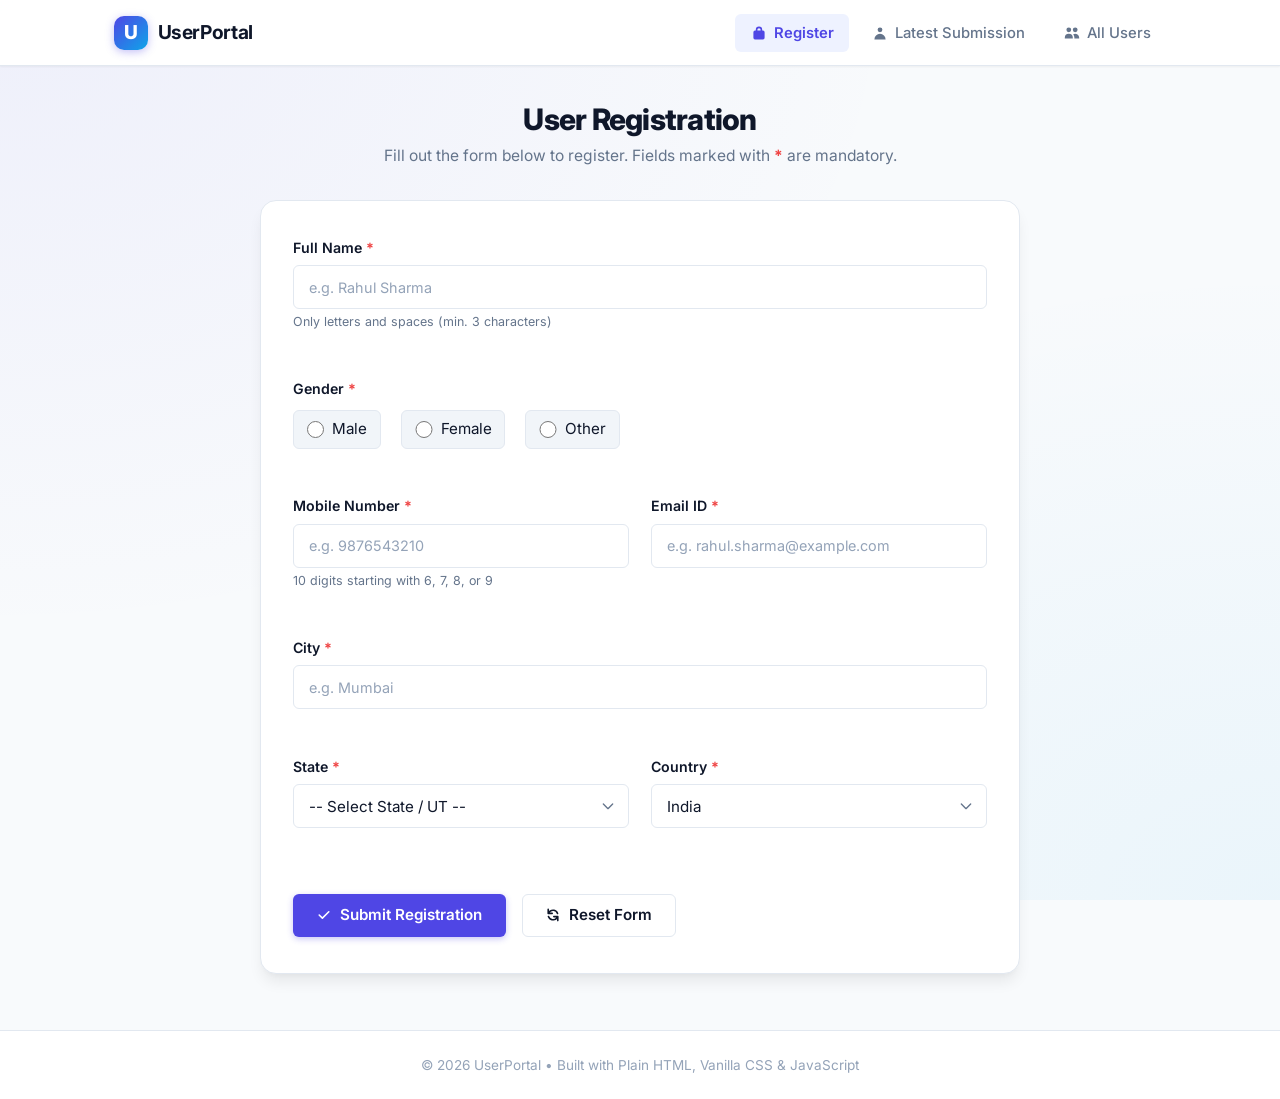
<file: index.html>
<!DOCTYPE html>
<html lang="en">
<head>
  <meta charset="UTF-8">
  <meta name="viewport" content="width=device-width, initial-scale=1.0">
  <title>User Registration | Multi-Page App</title>
  <meta name="description" content="Capture user information through a validated registration form and manage submitted records.">
  <link rel="preconnect" href="https://fonts.googleapis.com">
  <link rel="preconnect" href="https://fonts.gstatic.com" crossorigin>
  <link href="https://fonts.googleapis.com/css2?family=Inter:wght@400;500;600;700;800&display=swap" rel="stylesheet">
  <link rel="stylesheet" href="css/style.css">
</head>
<body>

  <!-- Navigation Bar -->
  <header class="navbar" role="banner">
    <div class="nav-container">
      <a href="index.html" class="nav-brand" aria-label="Home page">
        <span class="nav-brand-icon">U</span>
        <span>UserPortal</span>
      </a>
      <nav aria-label="Main navigation">
        <ul class="nav-menu">
          <li>
            <a href="index.html" class="nav-link active" aria-current="page">
              <svg class="btn-icon" viewBox="0 0 20 20" fill="currentColor" aria-hidden="true">
                <path d="M10 2a4 4 0 00-4 4v1H5a2 2 0 00-2 2v7a2 2 0 002 2h10a2 2 0 002-2v-7a2 2 0 00-2-2h-1V6a4 4 0 00-4-4zm-2 5V6a2 2 0 114 0v1H8z"/>
              </svg>
              <span>Register</span>
            </a>
          </li>
          <li>
            <a href="display.html" class="nav-link">
              <svg class="btn-icon" viewBox="0 0 20 20" fill="currentColor" aria-hidden="true">
                <path fill-rule="evenodd" d="M10 9a3 3 0 100-6 3 3 0 000 6zm-7 9a7 7 0 1114 0H3z" clip-rule="evenodd"/>
              </svg>
              <span>Latest Submission</span>
            </a>
          </li>
          <li>
            <a href="users.html" class="nav-link">
              <svg class="btn-icon" viewBox="0 0 20 20" fill="currentColor" aria-hidden="true">
                <path d="M9 6a3 3 0 11-6 0 3 3 0 016 0zM17 6a3 3 0 11-6 0 3 3 0 016 0zM12.93 17c.046-.327.07-.66.07-1a6.97 6.97 0 00-1.5-4.33A5 5 0 0119 16v1h-6.07zM6 11a5 5 0 015 5v1H1v-1a5 5 0 015-5z"/>
              </svg>
              <span>All Users</span>
            </a>
          </li>
        </ul>
      </nav>
    </div>
  </header>

  <!-- Main Content -->
  <main class="main-wrapper" id="main-content">
    <div class="page-container">
      
      <div class="page-header">
        <h1 class="page-title">User Registration</h1>
        <p class="page-subtitle">Fill out the form below to register. Fields marked with <span class="required-star">*</span> are mandatory.</p>
      </div>

      <div class="card">
        <form id="registrationForm" novalidate autocomplete="on">
          <div class="form-grid">
            
            <!-- Full Name -->
            <div class="form-group">
              <label for="fullName" class="form-label">
                Full Name <span class="required-star" aria-hidden="true">*</span>
              </label>
              <input
                type="text"
                id="fullName"
                name="fullName"
                class="form-control"
                placeholder="e.g. Rahul Sharma"
                required
                minlength="3"
                pattern="^[A-Za-z\s]{3,}$"
                aria-describedby="error-fullName hint-fullName"
                autocomplete="name"
              >
              <div class="form-hint" id="hint-fullName">Only letters and spaces (min. 3 characters)</div>
              <div class="error-message" id="error-fullName" aria-live="polite"></div>
            </div>

            <!-- Gender -->
            <div class="form-group" role="group" aria-labelledby="gender-legend">
              <span id="gender-legend" class="form-label">
                Gender <span class="required-star" aria-hidden="true">*</span>
              </span>
              <div class="radio-group" id="genderGroup">
                <label class="radio-label">
                  <input type="radio" name="gender" value="Male" id="genderMale" required>
                  <span>Male</span>
                </label>
                <label class="radio-label">
                  <input type="radio" name="gender" value="Female" id="genderFemale">
                  <span>Female</span>
                </label>
                <label class="radio-label">
                  <input type="radio" name="gender" value="Other" id="genderOther">
                  <span>Other</span>
                </label>
              </div>
              <div class="error-message" id="error-gender" aria-live="polite"></div>
            </div>

            <!-- Two Column Row: Mobile & Email -->
            <div class="form-grid form-grid-2col">
              <!-- Mobile Number -->
              <div class="form-group">
                <label for="mobile" class="form-label">
                  Mobile Number <span class="required-star" aria-hidden="true">*</span>
                </label>
                <input
                  type="tel"
                  id="mobile"
                  name="mobile"
                  class="form-control"
                  placeholder="e.g. 9876543210"
                  required
                  maxlength="10"
                  pattern="^[6-9]\d{9}$"
                  aria-describedby="error-mobile hint-mobile"
                  autocomplete="tel"
                >
                <div class="form-hint" id="hint-mobile">10 digits starting with 6, 7, 8, or 9</div>
                <div class="error-message" id="error-mobile" aria-live="polite"></div>
              </div>

              <!-- Email ID -->
              <div class="form-group">
                <label for="email" class="form-label">
                  Email ID <span class="required-star" aria-hidden="true">*</span>
                </label>
                <input
                  type="email"
                  id="email"
                  name="email"
                  class="form-control"
                  placeholder="e.g. rahul.sharma@example.com"
                  required
                  aria-describedby="error-email"
                  autocomplete="email"
                >
                <div class="error-message" id="error-email" aria-live="polite"></div>
              </div>
            </div>

            <!-- City -->
            <div class="form-group">
              <label for="city" class="form-label">
                City <span class="required-star" aria-hidden="true">*</span>
              </label>
              <input
                type="text"
                id="city"
                name="city"
                class="form-control"
                placeholder="e.g. Mumbai"
                required
                aria-describedby="error-city"
                autocomplete="address-level2"
              >
              <div class="error-message" id="error-city" aria-live="polite"></div>
            </div>

            <!-- Two Column Row: State & Country -->
            <div class="form-grid form-grid-2col">
              <!-- State -->
              <div class="form-group">
                <label for="state" class="form-label">
                  State <span class="required-star" aria-hidden="true">*</span>
                </label>
                <select id="state" name="state" class="form-control" required aria-describedby="error-state">
                  <option value="" disabled selected>-- Select State / UT --</option>
                  <optgroup label="States">
                    <option value="Andhra Pradesh">Andhra Pradesh</option>
                    <option value="Arunachal Pradesh">Arunachal Pradesh</option>
                    <option value="Assam">Assam</option>
                    <option value="Bihar">Bihar</option>
                    <option value="Chhattisgarh">Chhattisgarh</option>
                    <option value="Goa">Goa</option>
                    <option value="Gujarat">Gujarat</option>
                    <option value="Haryana">Haryana</option>
                    <option value="Himachal Pradesh">Himachal Pradesh</option>
                    <option value="Jharkhand">Jharkhand</option>
                    <option value="Karnataka">Karnataka</option>
                    <option value="Kerala">Kerala</option>
                    <option value="Madhya Pradesh">Madhya Pradesh</option>
                    <option value="Maharashtra">Maharashtra</option>
                    <option value="Manipur">Manipur</option>
                    <option value="Meghalaya">Meghalaya</option>
                    <option value="Mizoram">Mizoram</option>
                    <option value="Nagaland">Nagaland</option>
                    <option value="Odisha">Odisha</option>
                    <option value="Punjab">Punjab</option>
                    <option value="Rajasthan">Rajasthan</option>
                    <option value="Sikkim">Sikkim</option>
                    <option value="Tamil Nadu">Tamil Nadu</option>
                    <option value="Telangana">Telangana</option>
                    <option value="Tripura">Tripura</option>
                    <option value="Uttar Pradesh">Uttar Pradesh</option>
                    <option value="Uttarakhand">Uttarakhand</option>
                    <option value="West Bengal">West Bengal</option>
                  </optgroup>
                  <optgroup label="Union Territories">
                    <option value="Andaman and Nicobar Islands">Andaman and Nicobar Islands</option>
                    <option value="Chandigarh">Chandigarh</option>
                    <option value="Dadra & Nagar Haveli and Daman & Diu">Dadra & Nagar Haveli and Daman & Diu</option>
                    <option value="Delhi">Delhi</option>
                    <option value="Jammu and Kashmir">Jammu and Kashmir</option>
                    <option value="Ladakh">Ladakh</option>
                    <option value="Lakshadweep">Lakshadweep</option>
                    <option value="Puducherry">Puducherry</option>
                  </optgroup>
                </select>
                <div class="error-message" id="error-state" aria-live="polite"></div>
              </div>

              <!-- Country -->
              <div class="form-group">
                <label for="country" class="form-label">
                  Country <span class="required-star" aria-hidden="true">*</span>
                </label>
                <select id="country" name="country" class="form-control" required aria-describedby="error-country">
                  <option value="India" selected>India</option>
                  <option value="Australia">Australia</option>
                  <option value="Canada">Canada</option>
                  <option value="Germany">Germany</option>
                  <option value="Singapore">Singapore</option>
                  <option value="United Arab Emirates">United Arab Emirates</option>
                  <option value="United Kingdom">United Kingdom</option>
                  <option value="United States">United States</option>
                </select>
                <div class="error-message" id="error-country" aria-live="polite"></div>
              </div>
            </div>

            <!-- Form Actions -->
            <div class="form-actions">
              <button type="submit" id="submitBtn" class="btn btn-primary">
                <svg class="btn-icon" viewBox="0 0 20 20" fill="currentColor" aria-hidden="true">
                  <path fill-rule="evenodd" d="M16.707 5.293a1 1 0 010 1.414l-8 8a1 1 0 01-1.414 0l-4-4a1 1 0 011.414-1.414L8 12.586l7.293-7.293a1 1 0 011.414 0z" clip-rule="evenodd"/>
                </svg>
                <span>Submit Registration</span>
              </button>
              <button type="reset" id="resetBtn" class="btn btn-secondary">
                <svg class="btn-icon" viewBox="0 0 20 20" fill="currentColor" aria-hidden="true">
                  <path fill-rule="evenodd" d="M4 2a1 1 0 011 1v2.101a7.002 7.002 0 0111.601 2.566 1 1 0 11-1.885.666A5.002 5.002 0 005.999 7H9a1 1 0 010 2H4a1 1 0 01-1-1V3a1 1 0 011-1zm.008 9.057a1 1 0 011.276.61A5.002 5.002 0 0014.001 13H11a1 1 0 110-2h5a1 1 0 011 1v5a1 1 0 11-2 0v-2.101a7.002 7.002 0 01-11.601-2.566 1 1 0 01.61-1.276z" clip-rule="evenodd"/>
                </svg>
                <span>Reset Form</span>
              </button>
            </div>

          </div>
        </form>
      </div>

    </div>
  </main>

  <!-- Footer -->
  <footer class="app-footer">
    <p>&copy; 2026 UserPortal &bull; Built with Plain HTML, Vanilla CSS &amp; JavaScript</p>
  </footer>

  <script src="js/form.js"></script>
</body>
</html>
</file>
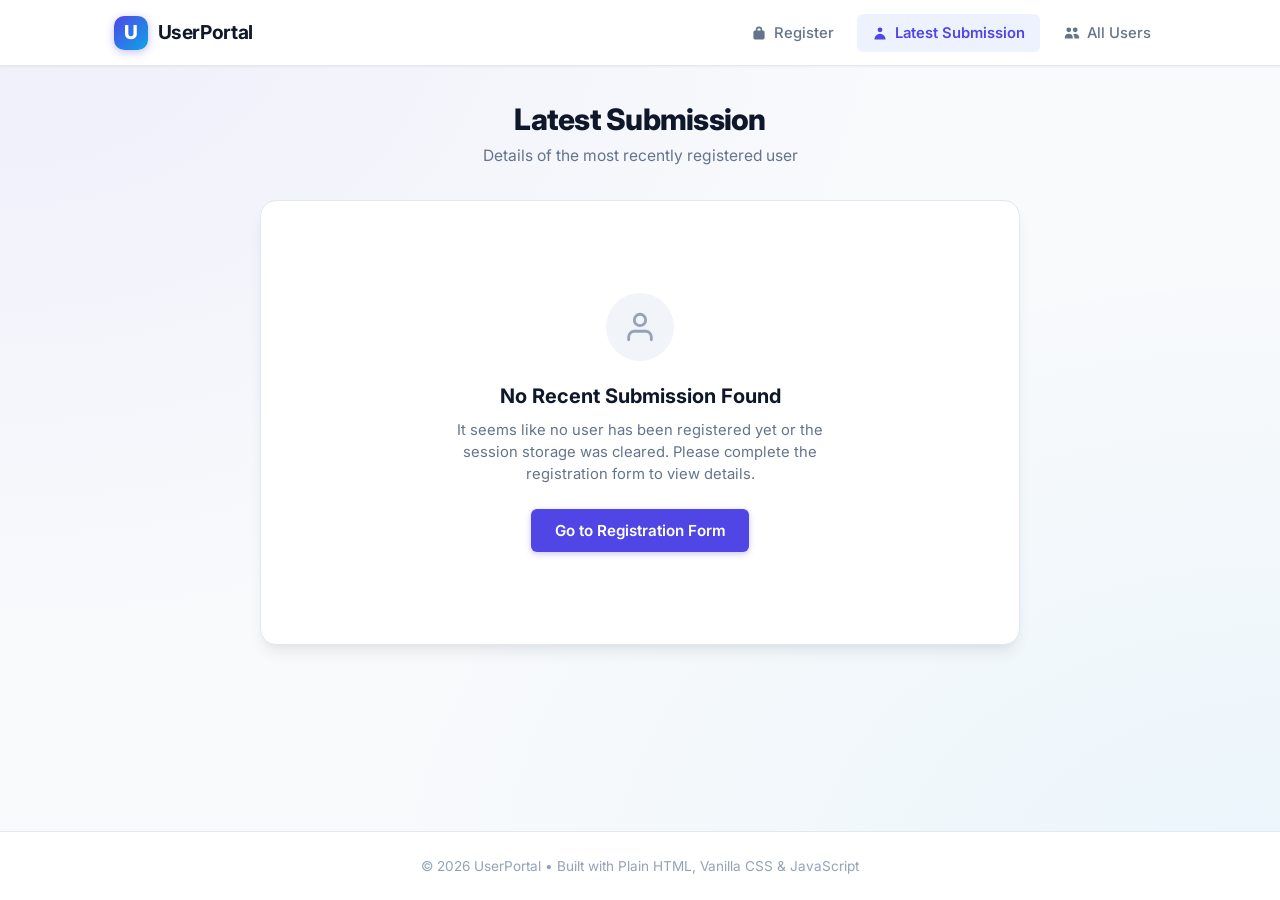
<file: display.html>
<!DOCTYPE html>
<html lang="en">
<head>
  <meta charset="UTF-8">
  <meta name="viewport" content="width=device-width, initial-scale=1.0">
  <title>Latest Submission | UserPortal</title>
  <meta name="description" content="View the details of the most recently submitted user registration.">
  <link rel="preconnect" href="https://fonts.googleapis.com">
  <link rel="preconnect" href="https://fonts.gstatic.com" crossorigin>
  <link href="https://fonts.googleapis.com/css2?family=Inter:wght@400;500;600;700;800&display=swap" rel="stylesheet">
  <link rel="stylesheet" href="css/style.css">
</head>
<body>

  <!-- Navigation Bar -->
  <header class="navbar" role="banner">
    <div class="nav-container">
      <a href="index.html" class="nav-brand" aria-label="Home page">
        <span class="nav-brand-icon">U</span>
        <span>UserPortal</span>
      </a>
      <nav aria-label="Main navigation">
        <ul class="nav-menu">
          <li>
            <a href="index.html" class="nav-link">
              <svg class="btn-icon" viewBox="0 0 20 20" fill="currentColor" aria-hidden="true">
                <path d="M10 2a4 4 0 00-4 4v1H5a2 2 0 00-2 2v7a2 2 0 002 2h10a2 2 0 002-2v-7a2 2 0 00-2-2h-1V6a4 4 0 00-4-4zm-2 5V6a2 2 0 114 0v1H8z"/>
              </svg>
              <span>Register</span>
            </a>
          </li>
          <li>
            <a href="display.html" class="nav-link active" aria-current="page">
              <svg class="btn-icon" viewBox="0 0 20 20" fill="currentColor" aria-hidden="true">
                <path fill-rule="evenodd" d="M10 9a3 3 0 100-6 3 3 0 000 6zm-7 9a7 7 0 1114 0H3z" clip-rule="evenodd"/>
              </svg>
              <span>Latest Submission</span>
            </a>
          </li>
          <li>
            <a href="users.html" class="nav-link">
              <svg class="btn-icon" viewBox="0 0 20 20" fill="currentColor" aria-hidden="true">
                <path d="M9 6a3 3 0 11-6 0 3 3 0 016 0zM17 6a3 3 0 11-6 0 3 3 0 016 0zM12.93 17c.046-.327.07-.66.07-1a6.97 6.97 0 00-1.5-4.33A5 5 0 0119 16v1h-6.07zM6 11a5 5 0 015 5v1H1v-1a5 5 0 015-5z"/>
              </svg>
              <span>All Users</span>
            </a>
          </li>
        </ul>
      </nav>
    </div>
  </header>

  <!-- Main Content -->
  <main class="main-wrapper" id="main-content">
    <div class="page-container">

      <div class="page-header">
        <h1 class="page-title">Latest Submission</h1>
        <p class="page-subtitle">Details of the most recently registered user</p>
      </div>

      <!-- Container where js/display.js will inject the card or empty state -->
      <div id="displayContainer">
        <!-- Injected via JavaScript -->
      </div>

    </div>
  </main>

  <!-- Footer -->
  <footer class="app-footer">
    <p>&copy; 2026 UserPortal &bull; Built with Plain HTML, Vanilla CSS &amp; JavaScript</p>
  </footer>

  <script src="js/display.js"></script>
</body>
</html>
</file>
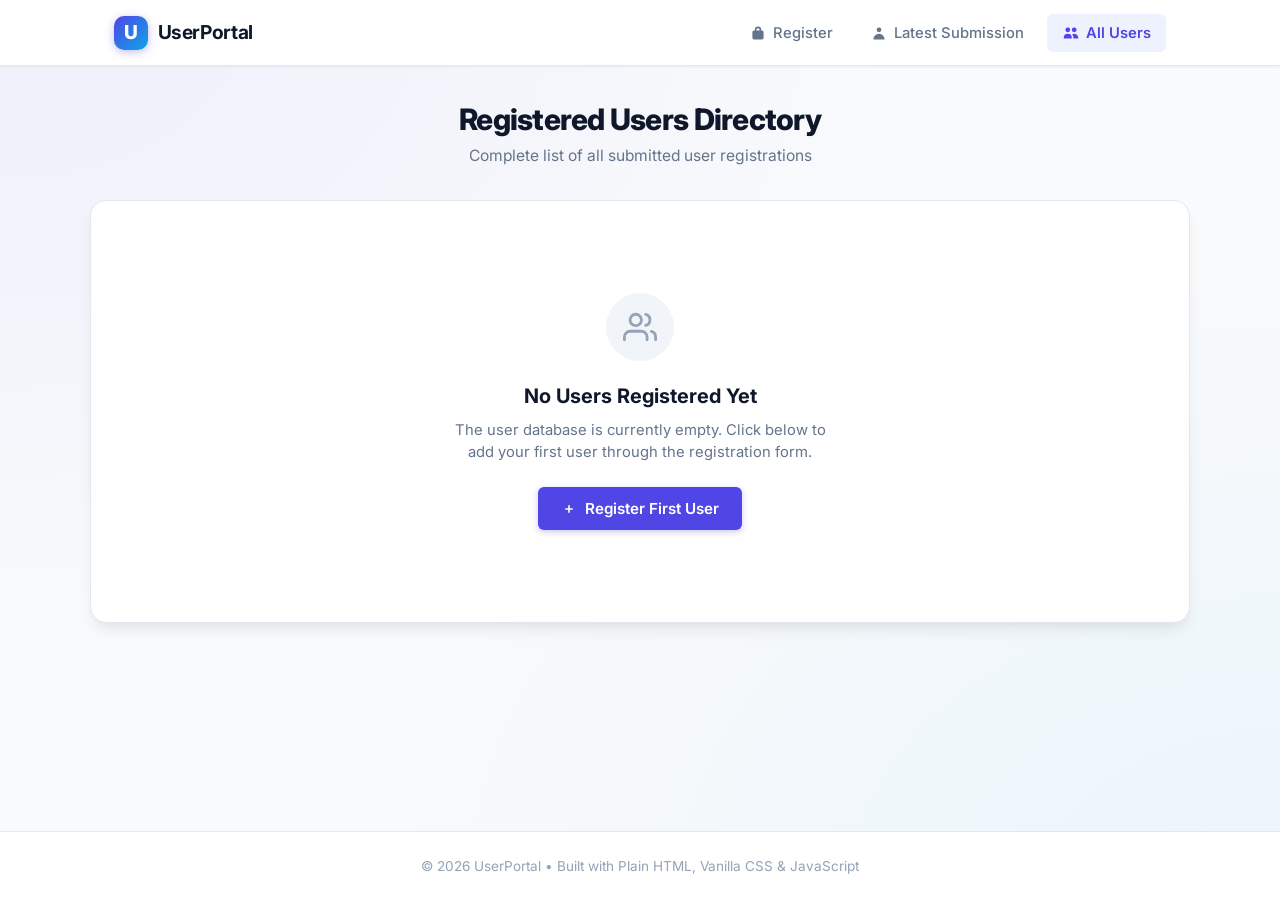
<file: users.html>
<!DOCTYPE html>
<html lang="en">
<head>
  <meta charset="UTF-8">
  <meta name="viewport" content="width=device-width, initial-scale=1.0">
  <title>All Registered Users | UserPortal</title>
  <meta name="description" content="View and manage all registered user records in a responsive table.">
  <link rel="preconnect" href="https://fonts.googleapis.com">
  <link rel="preconnect" href="https://fonts.gstatic.com" crossorigin>
  <link href="https://fonts.googleapis.com/css2?family=Inter:wght@400;500;600;700;800&display=swap" rel="stylesheet">
  <link rel="stylesheet" href="css/style.css">
</head>
<body>

  <!-- Navigation Bar -->
  <header class="navbar" role="banner">
    <div class="nav-container">
      <a href="index.html" class="nav-brand" aria-label="Home page">
        <span class="nav-brand-icon">U</span>
        <span>UserPortal</span>
      </a>
      <nav aria-label="Main navigation">
        <ul class="nav-menu">
          <li>
            <a href="index.html" class="nav-link">
              <svg class="btn-icon" viewBox="0 0 20 20" fill="currentColor" aria-hidden="true">
                <path d="M10 2a4 4 0 00-4 4v1H5a2 2 0 00-2 2v7a2 2 0 002 2h10a2 2 0 002-2v-7a2 2 0 00-2-2h-1V6a4 4 0 00-4-4zm-2 5V6a2 2 0 114 0v1H8z"/>
              </svg>
              <span>Register</span>
            </a>
          </li>
          <li>
            <a href="display.html" class="nav-link">
              <svg class="btn-icon" viewBox="0 0 20 20" fill="currentColor" aria-hidden="true">
                <path fill-rule="evenodd" d="M10 9a3 3 0 100-6 3 3 0 000 6zm-7 9a7 7 0 1114 0H3z" clip-rule="evenodd"/>
              </svg>
              <span>Latest Submission</span>
            </a>
          </li>
          <li>
            <a href="users.html" class="nav-link active" aria-current="page">
              <svg class="btn-icon" viewBox="0 0 20 20" fill="currentColor" aria-hidden="true">
                <path d="M9 6a3 3 0 11-6 0 3 3 0 016 0zM17 6a3 3 0 11-6 0 3 3 0 016 0zM12.93 17c.046-.327.07-.66.07-1a6.97 6.97 0 00-1.5-4.33A5 5 0 0119 16v1h-6.07zM6 11a5 5 0 015 5v1H1v-1a5 5 0 015-5z"/>
              </svg>
              <span>All Users</span>
              <span id="userCountBadge" class="nav-badge" style="display: none;">0</span>
            </a>
          </li>
        </ul>
      </nav>
    </div>
  </header>

  <!-- Main Content -->
  <main class="main-wrapper" id="main-content">
    <div class="page-container wide">

      <div class="page-header">
        <h1 class="page-title">Registered Users Directory</h1>
        <p class="page-subtitle">Complete list of all submitted user registrations</p>
      </div>

      <!-- Action bar with count and Clear All -->
      <div id="usersContainer">
        <!-- Rendered dynamically by js/users.js -->
      </div>

    </div>
  </main>

  <!-- Toast Notification Container -->
  <div id="toastContainer" class="toast-container" aria-live="polite"></div>

  <!-- Footer -->
  <footer class="app-footer">
    <p>&copy; 2026 UserPortal &bull; Built with Plain HTML, Vanilla CSS &amp; JavaScript</p>
  </footer>

  <script src="js/users.js"></script>
</body>
</html>
</file>
<file: css/style.css>
/* ==========================================================================
   Base Design Tokens & Custom Properties
   ========================================================================== */
:root {
  /* Color Palette */
  --primary: #4f46e5;
  --primary-hover: #4338ca;
  --primary-light: #eef2ff;
  --primary-glow: rgba(79, 70, 229, 0.18);

  --secondary: #0ea5e9;
  --secondary-hover: #0284c7;

  --success: #10b981;
  --success-bg: #ecfdf5;
  --success-border: #a7f3d0;

  --danger: #ef4444;
  --danger-hover: #dc2626;
  --danger-bg: #fef2f2;
  --danger-border: #fecaca;

  --warning: #f59e0b;
  --warning-bg: #fffbeb;

  /* Neutrals & Surfaces */
  --bg-main: #f8fafc;
  --surface: #ffffff;
  --surface-alt: #f1f5f9;
  --border-color: #e2e8f0;
  --border-focus: #4f46e5;

  /* Typography */
  --text-main: #0f172a;
  --text-muted: #64748b;
  --text-light: #94a3b8;
  --font-family: 'Inter', -apple-system, BlinkMacSystemFont, "Segoe UI", Roboto, sans-serif;

  /* Elevation Shadows */
  --shadow-sm: 0 1px 2px 0 rgba(0, 0, 0, 0.05);
  --shadow-md: 0 4px 6px -1px rgba(0, 0, 0, 0.07), 0 2px 4px -2px rgba(0, 0, 0, 0.05);
  --shadow-lg: 0 10px 15px -3px rgba(0, 0, 0, 0.08), 0 4px 6px -4px rgba(0, 0, 0, 0.04);
  --shadow-xl: 0 20px 25px -5px rgba(0, 0, 0, 0.08), 0 8px 10px -6px rgba(0, 0, 0, 0.04);

  /* Radii */
  --radius-sm: 6px;
  --radius-md: 10px;
  --radius-lg: 16px;
  --radius-full: 9999px;

  /* Transitions */
  --transition-fast: 0.15s ease-in-out;
  --transition-normal: 0.25s ease-in-out;
}

/* ==========================================================================
   Reset & Global Styles
   ========================================================================== */
*, *::before, *::after {
  box-sizing: border-box;
  margin: 0;
  padding: 0;
}

html {
  font-size: 16px;
  scroll-behavior: smooth;
}

body {
  font-family: var(--font-family);
  background-color: var(--bg-main);
  background-image: 
    radial-gradient(at 0% 0%, rgba(79, 70, 229, 0.06) 0px, transparent 50%),
    radial-gradient(at 100% 100%, rgba(14, 165, 233, 0.06) 0px, transparent 50%);
  background-attachment: fixed;
  color: var(--text-main);
  line-height: 1.5;
  min-height: 100vh;
  display: flex;
  flex-direction: column;
}

a {
  color: var(--primary);
  text-decoration: none;
  transition: color var(--transition-fast);
}

a:hover {
  color: var(--primary-hover);
}

/* ==========================================================================
   Navigation Bar
   ========================================================================== */
.navbar {
  background: rgba(255, 255, 255, 0.95);
  backdrop-filter: blur(8px);
  -webkit-backdrop-filter: blur(8px);
  border-bottom: 1px solid var(--border-color);
  position: sticky;
  top: 0;
  z-index: 50;
  box-shadow: var(--shadow-sm);
}

.nav-container {
  max-width: 1100px;
  margin: 0 auto;
  padding: 0.85rem 1.5rem;
  display: flex;
  align-items: center;
  justify-content: space-between;
  flex-wrap: wrap;
  gap: 1rem;
}

.nav-brand {
  display: flex;
  align-items: center;
  gap: 0.6rem;
  font-weight: 700;
  font-size: 1.2rem;
  color: var(--text-main);
  letter-spacing: -0.02em;
}

.nav-brand-icon {
  width: 34px;
  height: 34px;
  background: linear-gradient(135deg, var(--primary), var(--secondary));
  color: #fff;
  border-radius: var(--radius-md);
  display: flex;
  align-items: center;
  justify-content: center;
  font-weight: 800;
  box-shadow: 0 2px 8px rgba(79, 70, 229, 0.35);
}

.nav-menu {
  display: flex;
  list-style: none;
  gap: 0.5rem;
  align-items: center;
}

.nav-link {
  display: inline-flex;
  align-items: center;
  gap: 0.45rem;
  padding: 0.5rem 0.95rem;
  border-radius: var(--radius-sm);
  color: var(--text-muted);
  font-weight: 500;
  font-size: 0.925rem;
  transition: all var(--transition-fast);
}

.nav-link:hover {
  color: var(--primary);
  background-color: var(--primary-light);
}

.nav-link.active {
  color: var(--primary);
  background-color: var(--primary-light);
  font-weight: 600;
}

.nav-badge {
  background: var(--primary);
  color: #fff;
  font-size: 0.72rem;
  padding: 0.15rem 0.45rem;
  border-radius: var(--radius-full);
  font-weight: 700;
}

/* ==========================================================================
   Page Layout & Container
   ========================================================================== */
.main-wrapper {
  flex: 1;
  padding: 2.2rem 1.25rem 3.5rem;
  display: flex;
  flex-direction: column;
  align-items: center;
}

.page-container {
  width: 100%;
  max-width: 760px;
}

.page-container.wide {
  max-width: 1100px;
}

.page-header {
  text-align: center;
  margin-bottom: 2rem;
}

.page-title {
  font-size: 1.85rem;
  font-weight: 800;
  color: var(--text-main);
  letter-spacing: -0.025em;
  line-height: 1.2;
}

.page-subtitle {
  color: var(--text-muted);
  margin-top: 0.45rem;
  font-size: 0.975rem;
}

/* ==========================================================================
   Card Component
   ========================================================================== */
.card {
  background: var(--surface);
  border: 1px solid var(--border-color);
  border-radius: var(--radius-lg);
  box-shadow: var(--shadow-lg);
  padding: 2.25rem 2rem;
  transition: transform var(--transition-normal), box-shadow var(--transition-normal);
}

@media (max-width: 600px) {
  .card {
    padding: 1.5rem 1.15rem;
    border-radius: var(--radius-md);
  }
}

/* ==========================================================================
   Form Components
   ========================================================================== */
.form-grid {
  display: grid;
  grid-template-columns: 1fr;
  gap: 1.35rem;
}

@media (min-width: 620px) {
  .form-grid-2col {
    grid-template-columns: 1fr 1fr;
  }
  .form-col-full {
    grid-column: span 2;
  }
}

.form-group {
  display: flex;
  flex-direction: column;
  position: relative;
}

.form-label {
  font-weight: 600;
  font-size: 0.885rem;
  margin-bottom: 0.45rem;
  color: var(--text-main);
  display: flex;
  align-items: center;
  gap: 0.25rem;
}

.required-star {
  color: var(--danger);
  font-weight: 700;
}

.form-control {
  width: 100%;
  font-family: inherit;
  font-size: 0.95rem;
  padding: 0.72rem 0.95rem;
  background-color: #fff;
  border: 1.5px solid var(--border-color);
  border-radius: var(--radius-sm);
  color: var(--text-main);
  transition: border-color var(--transition-fast), box-shadow var(--transition-fast), background-color var(--transition-fast);
  outline: none;
}

.form-control::placeholder {
  color: var(--text-light);
  font-size: 0.9rem;
}

.form-control:hover {
  border-color: #cbd5e1;
}

.form-control:focus {
  border-color: var(--border-focus);
  box-shadow: 0 0 0 3px var(--primary-glow);
}

/* Validation Feedback States */
.form-control.is-valid {
  border-color: var(--success);
  background-image: url("data:image/svg+xml,%3Csvg xmlns='http://www.w3.org/2000/svg' viewBox='0 0 20 20' fill='%2310b981'%3E%3Cpath fill-rule='evenodd' d='M16.707 5.293a1 1 0 010 1.414l-8 8a1 1 0 01-1.414 0l-4-4a1 1 0 011.414-1.414L8 12.586l7.293-7.293a1 1 0 011.414 0z' clip-rule='evenodd'/%3E%3C/svg%3E");
  background-repeat: no-repeat;
  background-position: right 0.75rem center;
  background-size: 1.15rem;
  padding-right: 2.3rem;
}

.form-control.is-invalid {
  border-color: var(--danger);
  background-color: #fffbfa;
  background-image: url("data:image/svg+xml,%3Csvg xmlns='http://www.w3.org/2000/svg' viewBox='0 0 20 20' fill='%23ef4444'%3E%3Cpath fill-rule='evenodd' d='M18 10a8 8 0 11-16 0 8 8 0 0116 0zm-7 4a1 1 0 11-2 0 1 1 0 012 0zm-1-9a1 1 0 00-1 1v4a1 1 0 102 0V6a1 1 0 00-1-1z' clip-rule='evenodd'/%3E%3C/svg%3E");
  background-repeat: no-repeat;
  background-position: right 0.75rem center;
  background-size: 1.15rem;
  padding-right: 2.3rem;
}

.form-control.is-invalid:focus {
  box-shadow: 0 0 0 3px rgba(239, 68, 68, 0.2);
}

select.form-control {
  appearance: none;
  -webkit-appearance: none;
  background-image: url("data:image/svg+xml,%3Csvg xmlns='http://www.w3.org/2000/svg' fill='none' viewBox='0 0 24 24' stroke='%2364748b' stroke-width='2'%3E%3Cpath stroke-linecap='round' stroke-linejoin='round' d='M19 9l-7 7-7-7'/%3E%3C/svg%3E");
  background-repeat: no-repeat;
  background-position: right 0.75rem center;
  background-size: 1rem;
  padding-right: 2.2rem;
  cursor: pointer;
}

select.form-control.is-valid {
  background-image: 
    url("data:image/svg+xml,%3Csvg xmlns='http://www.w3.org/2000/svg' viewBox='0 0 20 20' fill='%2310b981'%3E%3Cpath fill-rule='evenodd' d='M16.707 5.293a1 1 0 010 1.414l-8 8a1 1 0 01-1.414 0l-4-4a1 1 0 011.414-1.414L8 12.586l7.293-7.293a1 1 0 011.414 0z' clip-rule='evenodd'/%3E%3C/svg%3E"),
    url("data:image/svg+xml,%3Csvg xmlns='http://www.w3.org/2000/svg' fill='none' viewBox='0 0 24 24' stroke='%2364748b' stroke-width='2'%3E%3Cpath stroke-linecap='round' stroke-linejoin='round' d='M19 9l-7 7-7-7'/%3E%3C/svg%3E");
  background-position: right 2.2rem center, right 0.75rem center;
  background-size: 1.15rem, 1rem;
  padding-right: 3.8rem;
}

select.form-control.is-invalid {
  background-image: 
    url("data:image/svg+xml,%3Csvg xmlns='http://www.w3.org/2000/svg' viewBox='0 0 20 20' fill='%23ef4444'%3E%3Cpath fill-rule='evenodd' d='M18 10a8 8 0 11-16 0 8 8 0 0116 0zm-7 4a1 1 0 11-2 0 1 1 0 012 0zm-1-9a1 1 0 00-1 1v4a1 1 0 102 0V6a1 1 0 00-1-1z' clip-rule='evenodd'/%3E%3C/svg%3E"),
    url("data:image/svg+xml,%3Csvg xmlns='http://www.w3.org/2000/svg' fill='none' viewBox='0 0 24 24' stroke='%2364748b' stroke-width='2'%3E%3Cpath stroke-linecap='round' stroke-linejoin='round' d='M19 9l-7 7-7-7'/%3E%3C/svg%3E");
  background-position: right 2.2rem center, right 0.75rem center;
  background-size: 1.15rem, 1rem;
  padding-right: 3.8rem;
}

/* Radio Group */
.radio-group {
  display: flex;
  gap: 1.25rem;
  flex-wrap: wrap;
  padding-top: 0.2rem;
}

.radio-label {
  display: inline-flex;
  align-items: center;
  gap: 0.5rem;
  font-size: 0.95rem;
  color: var(--text-main);
  cursor: pointer;
  user-select: none;
  padding: 0.45rem 0.8rem;
  background: var(--surface-alt);
  border: 1.5px solid var(--border-color);
  border-radius: var(--radius-sm);
  transition: all var(--transition-fast);
}

.radio-label:hover {
  border-color: var(--primary);
  background: var(--primary-light);
}

.radio-label input[type="radio"] {
  accent-color: var(--primary);
  width: 1.1rem;
  height: 1.1rem;
  cursor: pointer;
}

.radio-label.selected {
  border-color: var(--primary);
  background: var(--primary-light);
  font-weight: 600;
  color: var(--primary-hover);
}

/* Error Message */
.error-message {
  font-size: 0.82rem;
  color: var(--danger);
  min-height: 1.2rem;
  margin-top: 0.35rem;
  display: flex;
  align-items: center;
  gap: 0.3rem;
  opacity: 0;
  transform: translateY(-3px);
  transition: opacity var(--transition-fast), transform var(--transition-fast);
}

.error-message.visible {
  opacity: 1;
  transform: translateY(0);
}

.error-message::before {
  content: "";
  display: inline-block;
  width: 13px;
  height: 13px;
  flex-shrink: 0;
  background-image: url("data:image/svg+xml,%3Csvg xmlns='http://www.w3.org/2000/svg' viewBox='0 0 20 20' fill='%23ef4444'%3E%3Cpath fill-rule='evenodd' d='M18 10a8 8 0 11-16 0 8 8 0 0116 0zm-7 4a1 1 0 11-2 0 1 1 0 012 0zm-1-9a1 1 0 00-1 1v4a1 1 0 102 0V6a1 1 0 00-1-1z' clip-rule='evenodd'/%3E%3C/svg%3E");
  background-size: contain;
  background-repeat: no-repeat;
}

/* Helper text */
.form-hint {
  font-size: 0.78rem;
  color: var(--text-muted);
  margin-top: 0.25rem;
}

/* Form Actions / Buttons */
.form-actions {
  display: flex;
  gap: 1rem;
  margin-top: 1.2rem;
  flex-wrap: wrap;
}

.btn {
  display: inline-flex;
  align-items: center;
  justify-content: center;
  gap: 0.5rem;
  font-family: inherit;
  font-weight: 600;
  font-size: 0.95rem;
  padding: 0.72rem 1.4rem;
  border-radius: var(--radius-sm);
  border: 1.5px solid transparent;
  cursor: pointer;
  transition: all var(--transition-fast);
  text-decoration: none;
  line-height: 1.2;
}

.btn-primary {
  background: var(--primary);
  color: #fff;
  box-shadow: 0 2px 6px rgba(79, 70, 229, 0.3);
}

.btn-primary:hover {
  background: var(--primary-hover);
  color: #fff;
  box-shadow: 0 4px 10px rgba(79, 70, 229, 0.4);
  transform: translateY(-1px);
}

.btn-secondary {
  background: #fff;
  border-color: var(--border-color);
  color: var(--text-main);
}

.btn-secondary:hover {
  background: var(--surface-alt);
  border-color: #cbd5e1;
}

.btn-danger {
  background: var(--danger);
  color: #fff;
}

.btn-danger:hover {
  background: var(--danger-hover);
  color: #fff;
  box-shadow: 0 2px 6px rgba(239, 68, 68, 0.3);
}

.btn-danger-outline {
  background: #fff;
  border-color: var(--danger-border);
  color: var(--danger);
}

.btn-danger-outline:hover {
  background: var(--danger-bg);
  border-color: var(--danger);
}

.btn-sm {
  padding: 0.38rem 0.75rem;
  font-size: 0.825rem;
  border-radius: var(--radius-sm);
}

.btn-icon {
  width: 16px;
  height: 16px;
  display: inline-block;
}

/* ==========================================================================
   Details Card (display.html)
   ========================================================================== */
.display-header {
  display: flex;
  align-items: center;
  gap: 1.25rem;
  padding-bottom: 1.5rem;
  margin-bottom: 1.5rem;
  border-bottom: 1px solid var(--border-color);
}

.avatar {
  width: 64px;
  height: 64px;
  border-radius: 50%;
  background: linear-gradient(135deg, var(--primary), var(--secondary));
  color: #fff;
  font-size: 1.6rem;
  font-weight: 700;
  display: flex;
  align-items: center;
  justify-content: center;
  box-shadow: var(--shadow-md);
  flex-shrink: 0;
}

.display-info-title {
  font-size: 1.45rem;
  font-weight: 700;
  color: var(--text-main);
  line-height: 1.2;
}

.display-meta {
  color: var(--text-muted);
  font-size: 0.875rem;
  margin-top: 0.25rem;
  display: flex;
  align-items: center;
  gap: 0.5rem;
  flex-wrap: wrap;
}

.detail-grid {
  display: grid;
  grid-template-columns: repeat(auto-fit, minmax(220px, 1fr));
  gap: 1.25rem;
}

.detail-item {
  background: var(--surface-alt);
  padding: 1rem 1.15rem;
  border-radius: var(--radius-md);
  border: 1px solid var(--border-color);
  transition: transform var(--transition-fast);
}

.detail-item:hover {
  transform: translateY(-2px);
}

.detail-label {
  font-size: 0.78rem;
  text-transform: uppercase;
  letter-spacing: 0.05em;
  font-weight: 700;
  color: var(--text-muted);
  margin-bottom: 0.35rem;
  display: flex;
  align-items: center;
  gap: 0.35rem;
}

.detail-value {
  font-size: 1.05rem;
  font-weight: 600;
  color: var(--text-main);
  word-break: break-word;
}

.badge {
  display: inline-block;
  padding: 0.2rem 0.6rem;
  font-size: 0.78rem;
  font-weight: 600;
  border-radius: var(--radius-full);
}

.badge-primary {
  background: var(--primary-light);
  color: var(--primary);
}

.badge-gender-male {
  background: #e0f2fe;
  color: #0369a1;
}

.badge-gender-female {
  background: #fce7f3;
  color: #be185d;
}

.badge-gender-other {
  background: #f3e8ff;
  color: #7e22ce;
}

/* ==========================================================================
   Table & Responsive Wrapper (users.html)
   ========================================================================== */
.table-header-bar {
  display: flex;
  align-items: center;
  justify-content: space-between;
  margin-bottom: 1.25rem;
  flex-wrap: wrap;
  gap: 0.75rem;
}

.table-stats {
  font-size: 0.95rem;
  font-weight: 600;
  color: var(--text-muted);
}

.table-wrapper {
  overflow-x: auto;
  border: 1px solid var(--border-color);
  border-radius: var(--radius-md);
  background: var(--surface);
  box-shadow: var(--shadow-sm);
}

.data-table {
  width: 100%;
  border-collapse: collapse;
  text-align: left;
  font-size: 0.9rem;
}

.data-table th {
  background: #f8fafc;
  padding: 0.9rem 1rem;
  font-weight: 700;
  font-size: 0.8rem;
  text-transform: uppercase;
  letter-spacing: 0.05em;
  color: var(--text-muted);
  border-bottom: 1px solid var(--border-color);
  white-space: nowrap;
}

.data-table td {
  padding: 0.95rem 1rem;
  border-bottom: 1px solid var(--border-color);
  vertical-align: middle;
  color: var(--text-main);
}

.data-table tbody tr:last-child td {
  border-bottom: none;
}

.data-table tbody tr {
  transition: background-color var(--transition-fast);
}

.data-table tbody tr:hover {
  background-color: #f8fafc;
}

.sno-cell {
  font-weight: 700;
  color: var(--text-muted);
  width: 50px;
  text-align: center;
}

.name-cell {
  font-weight: 600;
  color: var(--text-main);
}

/* ==========================================================================
   Empty State
   ========================================================================== */
.empty-state {
  text-align: center;
  padding: 3.5rem 1.5rem;
  color: var(--text-muted);
}

.empty-icon {
  width: 68px;
  height: 68px;
  margin: 0 auto 1.25rem;
  background: var(--surface-alt);
  border-radius: 50%;
  display: flex;
  align-items: center;
  justify-content: center;
  color: var(--text-light);
}

.empty-title {
  font-size: 1.25rem;
  font-weight: 700;
  color: var(--text-main);
  margin-bottom: 0.5rem;
}

.empty-description {
  font-size: 0.925rem;
  max-width: 380px;
  margin: 0 auto 1.5rem;
}

/* ==========================================================================
   Toast Notification
   ========================================================================== */
.toast-container {
  position: fixed;
  bottom: 1.5rem;
  right: 1.5rem;
  z-index: 100;
  display: flex;
  flex-direction: column;
  gap: 0.5rem;
  pointer-events: none;
}

.toast {
  pointer-events: auto;
  background: #1e293b;
  color: #fff;
  padding: 0.85rem 1.25rem;
  border-radius: var(--radius-sm);
  box-shadow: var(--shadow-xl);
  font-size: 0.9rem;
  display: flex;
  align-items: center;
  gap: 0.65rem;
  animation: slideInUp 0.3s cubic-bezier(0.16, 1, 0.3, 1) forwards;
  max-width: 350px;
}

.toast.toast-success {
  background: #065f46;
  border-left: 4px solid var(--success);
}

.toast.toast-danger {
  background: #7f1d1d;
  border-left: 4px solid var(--danger);
}

@keyframes slideInUp {
  from {
    transform: translateY(20px);
    opacity: 0;
  }
  to {
    transform: translateY(0);
    opacity: 1;
  }
}

/* ==========================================================================
   Footer
   ========================================================================== */
.app-footer {
  text-align: center;
  padding: 1.5rem;
  color: var(--text-light);
  font-size: 0.85rem;
  border-top: 1px solid var(--border-color);
  background: var(--surface);
  margin-top: auto;
}

/* Accessibility Focus Outline */
:focus-visible {
  outline: 2px solid var(--primary);
  outline-offset: 2px;
}
</file>
